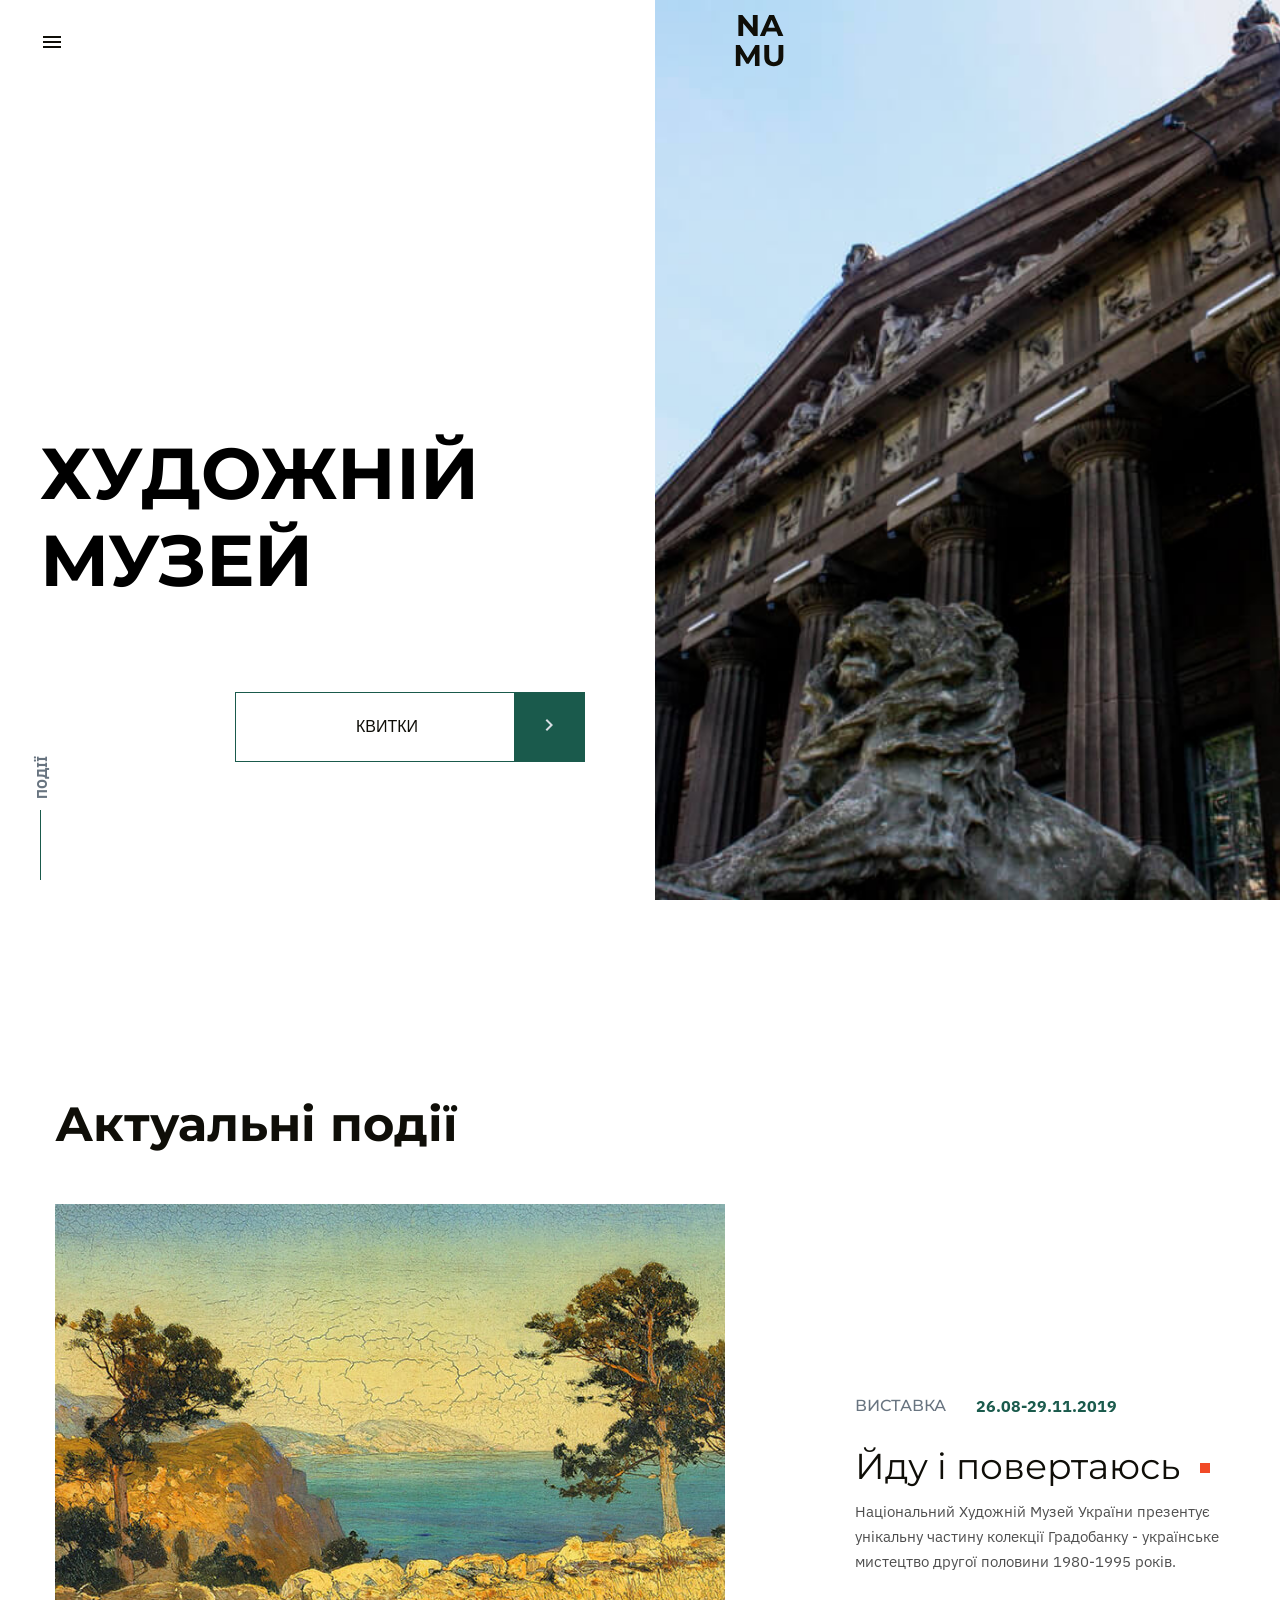
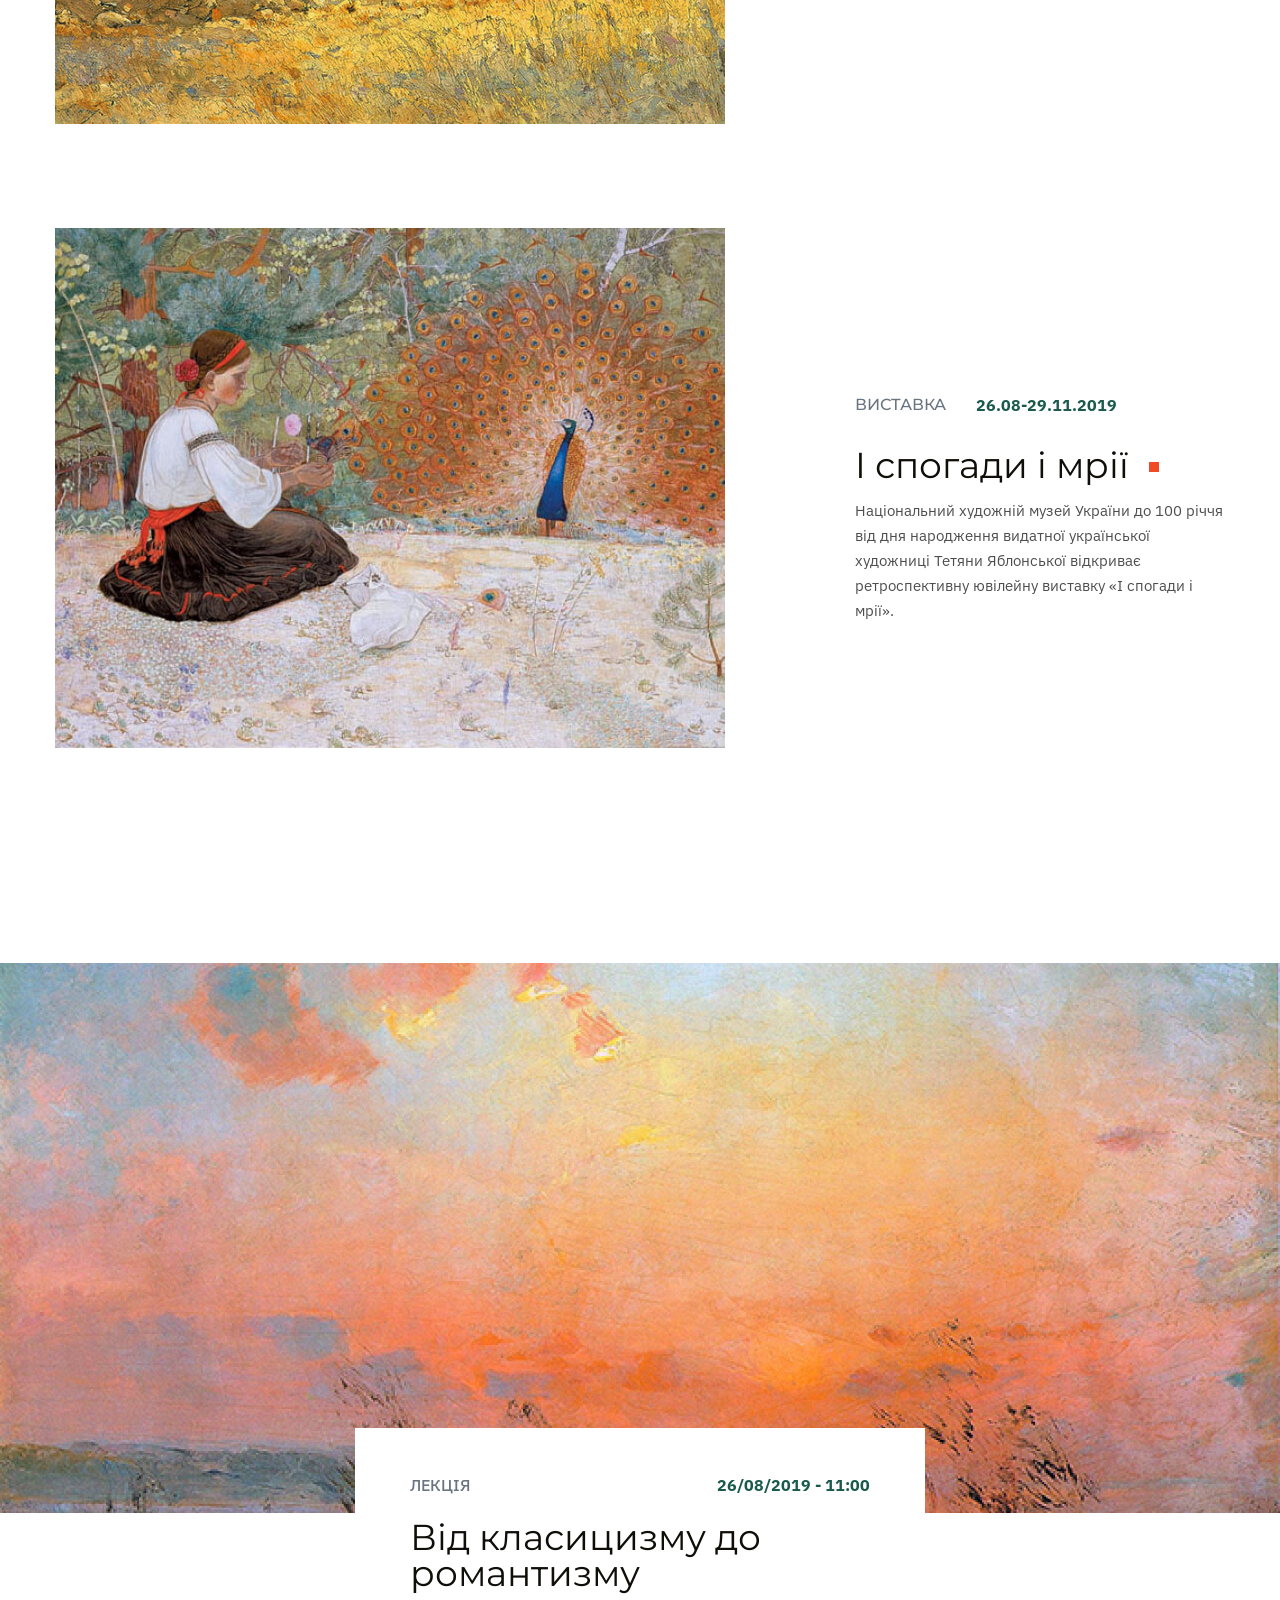
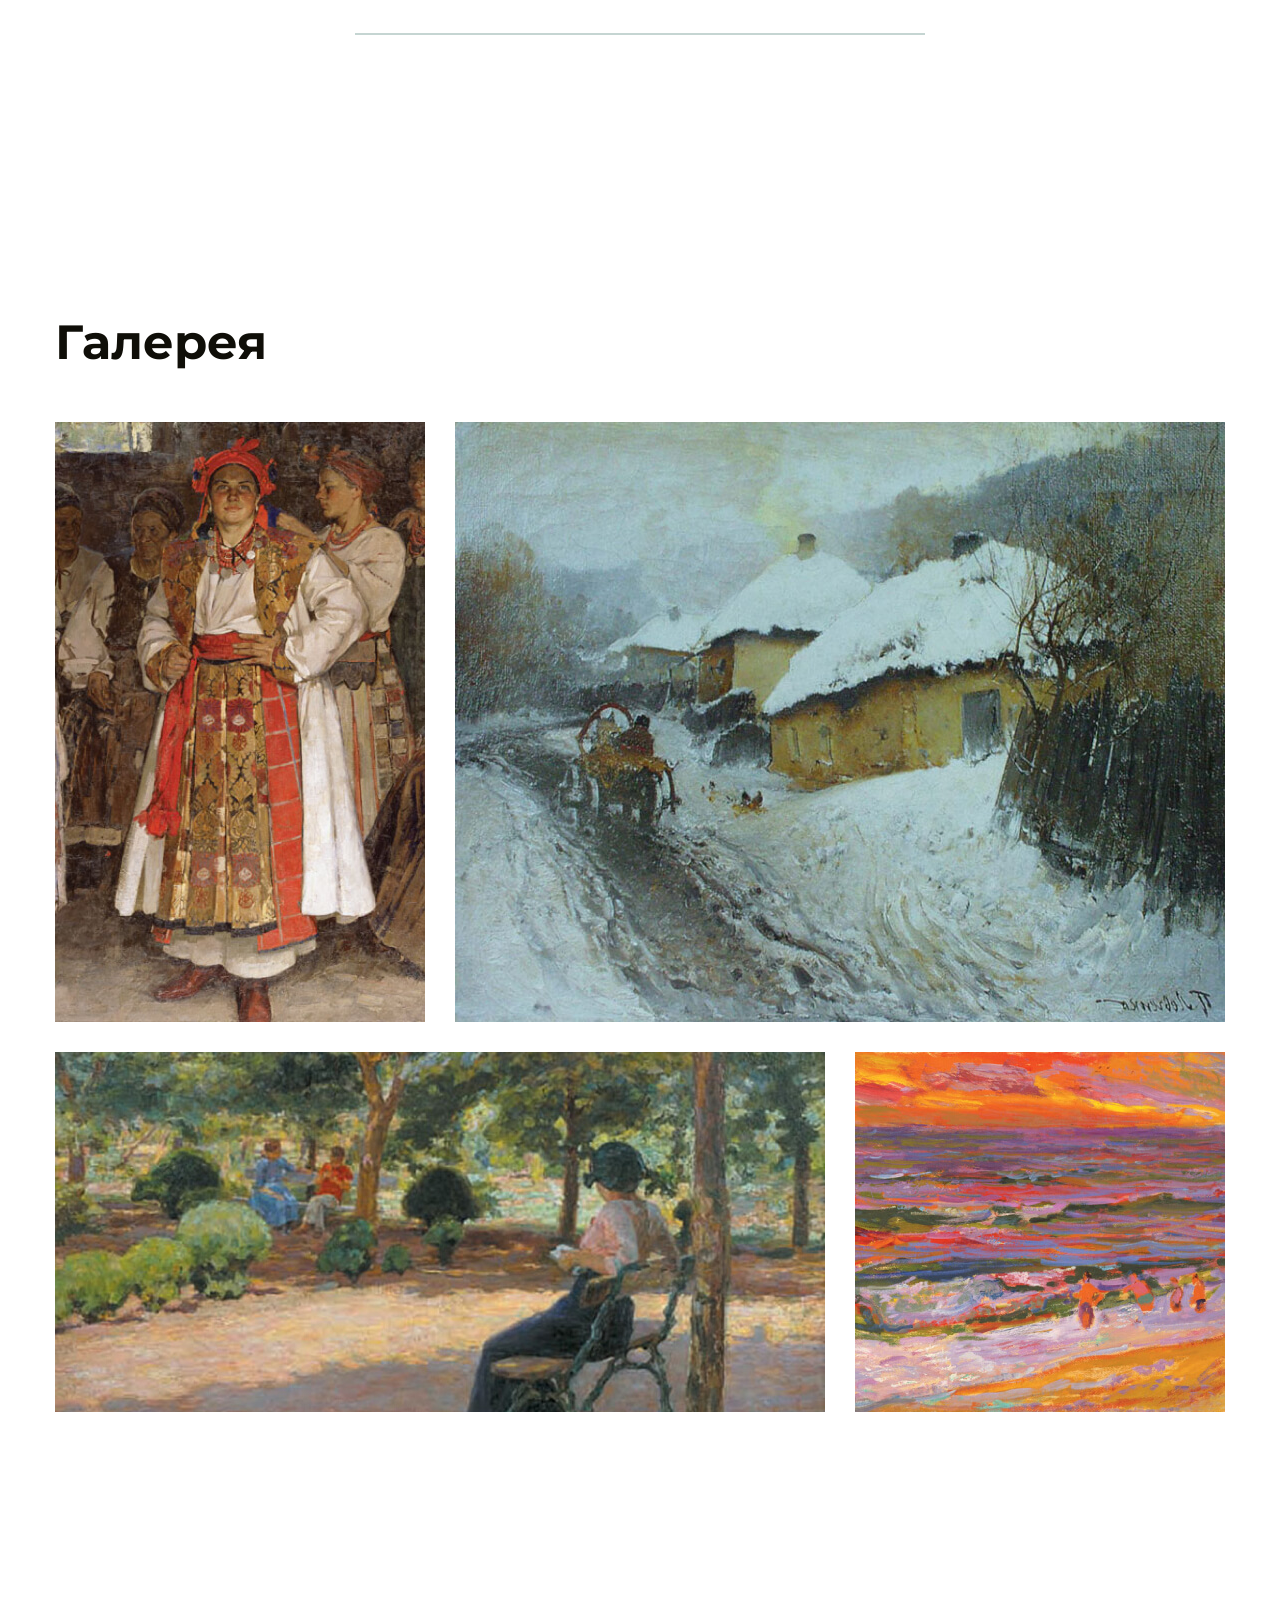
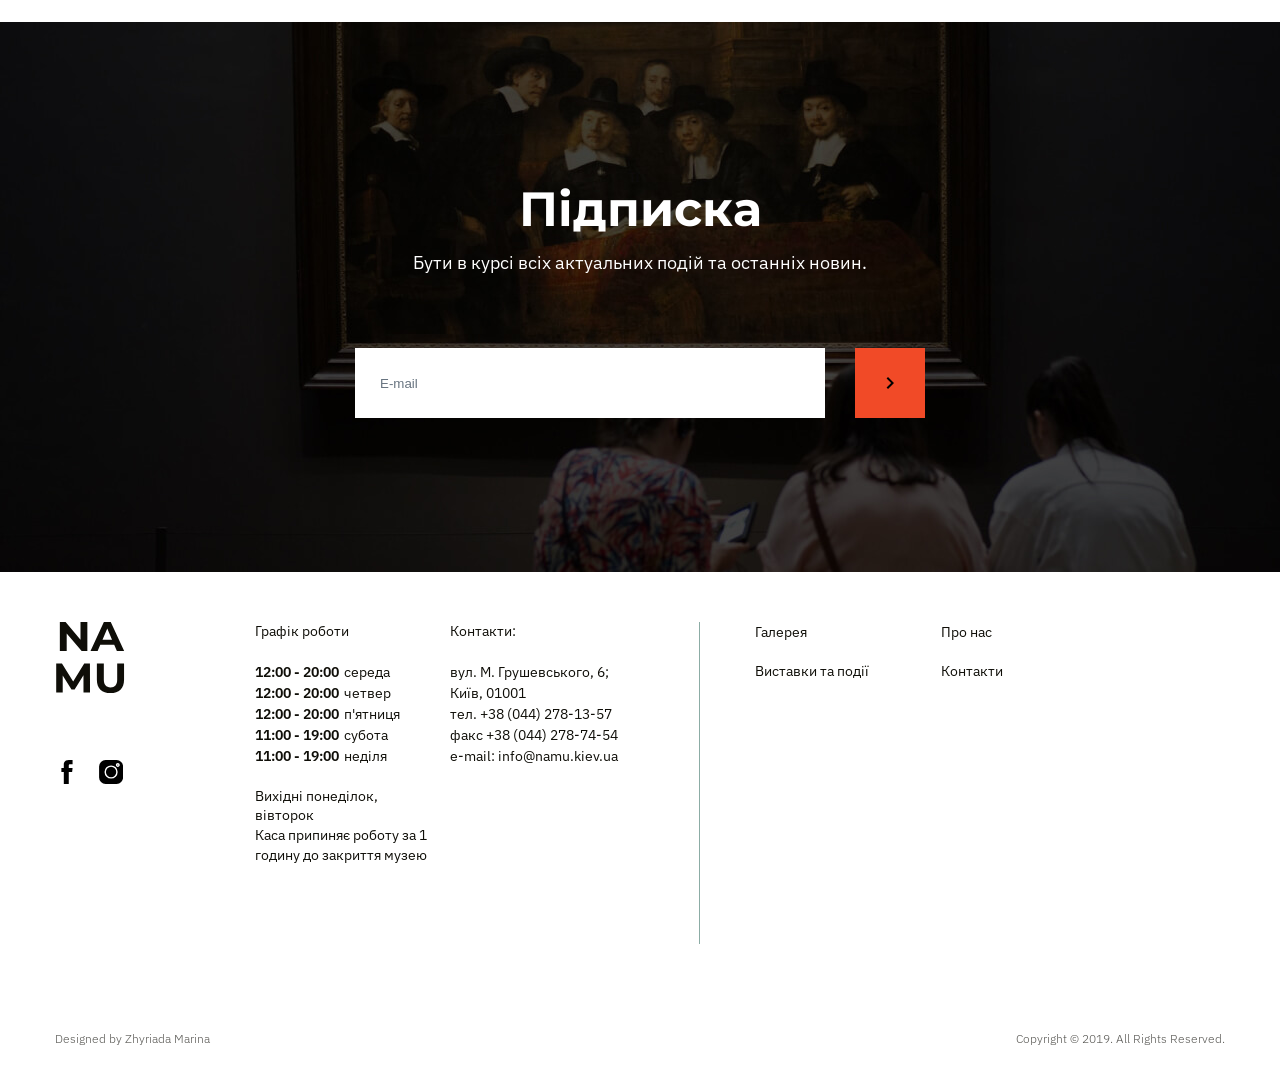
<file: index.html>
<!doctype html><html lang="en"><head><meta charset="utf-8"><meta name="viewport" content="width=device-width, initial-scale=1.0"><link rel="icon shortcut" href="museum.75d3fd2a.png" type="image-icon"><title>Museum</title><link rel="stylesheet" href="index.27043ab5.css"><link rel="preconnect" href="https://fonts.googleapis.com"><link rel="preconnect" href="https://fonts.gstatic.com" crossorigin><link rel="stylesheet" href="https://cdn.jsdelivr.net/npm/swiper@11/swiper-bundle.min.css"><script src="https://cdn.jsdelivr.net/npm/swiper@11/swiper-bundle.min.js"></script><link href="https://fonts.googleapis.com/css2?family=IBM+Plex+Sans:wght@400;500&family=Montserrat:wght@100..900&display=swap" rel="stylesheet"></head><body>  <header id="header" class="header"> <div class="header__content"> <div class="header__bottom"> <div class="container"> <div class="header__bottom-content"> <h1 class="header__title">ХУДОЖНІЙ МУЗЕЙ</h1> <button class="header__button"> КВИТКИ </button> <div class="header__info"> <a href="#event" class="header__info-desc">події</a> <div class="header__info-line"></div> </div> </div> </div> </div> <div class="header__wrapper"> <div class="container"> <div class="header__top"> <a aria-label="menu open button" href="#menu" class="header__icon icon icon-menu--open"></a> <a aria-label="logo" href="#header" class="header__logo"><img loading="lazy" src="logo.b680cd26.svg" alt></a> </div> </div> </div> </div> <aside id="menu" class="menu"> <div class="menu__wrapper"> <div class="container menu__content"> <div class="menu__nav"> <a href="#" class="icon icon-menu--close menu__icon"></a> <ul class="menu__list"> <div class="menu__items"> <li class="menu__item"><a href="#gallery" class="menu__item--link">Галерея</a></li> <li class="menu__item"><a href="#event" class="menu__item--link">Виставки та події</a></li> </div> <div class="menu__items"> <li class="menu__item"><a href="#subscribe" class="menu__item--link">Про нас</a></li> <li class="menu__item"><a href="#contact" class="menu__item--link">Контакти</a></li> </div> </ul> </div> <div class="menu__schedule"> <h4 class="menu__schedule-title">Графік роботи</h4> <div class="menu__schedule-wrapper"> <div class="menu__schedule-days"> <div class="menu__schedule-day"> <p class="menu__schedule-time">12:00 - 20:00 </p> <p class="menu__schedule-name">середа</p> </div> <div class="menu__schedule-day"> <p class="menu__schedule-time">12:00 - 20:00</p> <p class="menu__schedule-name">четвер</p> </div> <div class="menu__schedule-day"> <p class="menu__schedule-time">12:00 - 20:00</p> <p class="menu__schedule-name">п'ятниця</p> </div> <div class="menu__schedule-day"> <p class="menu__schedule-time">11:00 - 19:00</p> <p class="menu__schedule-name">субота</p> </div> <div class="menu__schedule-day"> <p class="menu__schedule-time">11:00 - 19:00</p> <p class="menu__schedule-name">неділя</p> </div> </div> <p class="menu__schedule-day-off"><span>Вихідні:</span> понеділок, вівторок<br>Каса припиняє роботу за 1 годину до закриття музею </p> </div> </div> </div> </div> </aside> </header> <main class="main"> <section id="event" class="event"> <div class="container"> <h2 class="event__title">Актуальні події</h2> <div class="event__wrapper"> <article class="event__item"> <img loading="lazy" src="01.e585c38c.jpg" alt class="event__img loading=" lazy""> <div class="event__content"> <div class="event__header"> <h4 class="event__desc">ВИСТАВКА</h4> <p class="event__date">26.08-29.11.2019</p> </div> <h3 class="event__label">Йду i повертаюсь</h3> <p class="event__text">Національний Художній Музей України презентує унікальну частину колекції Градобанку - українське мистецтво другої половини 1980-1995 років.</p> </div> </article> <article class="event__item"> <img loading="lazy" src="02.4356b46c.jpg" alt class="event__img loading=" lazy""> <div class="event__content"> <div class="event__header"> <h4 class="event__desc">ВИСТАВКА</h4> <p class="event__date">26.08-29.11.2019</p> </div> <h3 class="event__label">I спогади i мрії</h3> <p class="event__text">Національний художній музей України до 100 річчя від дня народження видатної української художниці Тетяни Яблонської відкриває ретроспективну ювілейну виставку «І спогади i мрії».</p> </div> </article> </div> </div> </section> <section class="lection"> <div class="lection__wrapper"> <img loading="lazy" src="01.2f5274fd.jpg" alt class="lection__img"> <img loading="lazy" src="01-desktop.c9ba52e6.jpg" alt class="lection__img--desktop"> <div class="container"> <img loading="lazy" src="01.2f5274fd.jpg" alt class="lection__img--tablet"> <div class="lection__content"> <div class="lection__header"> <h4 class="lection__desc">ЛЕКЦІЯ</h4> <p class="lection__date">26/08/2019 - 11:00</p> </div> <h3 class="lection__label">Від класицизму до романтизму</h3> </div> </div> </div> </section> <section id="gallery" class="gallery"> <div class="container"> <h2 class="gallery__title">Галерея</h2>  <div class="gallery__wrapper"> <article class="gallery__item"> <div class="gallery__photos"> <a href="#" class="gallery__link gallery__link--square"> <img loading="lazy" src="01.18eac117.jpg" alt="gallery1" class="gallery__photo"> </a> <a href="#" class="gallery__link gallery__link--wide"> <img loading="lazy" src="02.10ffaeca.jpg" alt="gallery2" class="gallery__photo"> </a> </div> </article> <article class="gallery__item"> <div class="gallery__photos"> <a href="#" class="gallery__link gallery__link--wide"> <img loading="lazy" src="03.91e2a33d.jpg" alt="gallery3" class="gallery__photo"> </a> <a href="#" class="gallery__link gallery__link--square"> <img loading="lazy" src="04.730aefcb.jpg" alt="gallery4" class="gallery__photo"> </a> </div> </article> </div>  <div class="swiper">  <div class="swiper-wrapper">  <div class="swiper-slide"><img loading="lazy" src="01.faf2ecbc.jpg" alt class="swiper-img swiper-img-01"> </div> <div class="swiper-slide"><img loading="lazy" src="02.e321178e.jpg" alt class="swiper-img swiper-img-01"> </div> <div class="swiper-slide"><img loading="lazy" src="03.faf2ecbc.jpg" alt class="swiper-img swiper-img-01"> </div> ... </div>  <div class="swiper-pagination"></div>   </div> </div> </section> <section id="subscribe" class="subscribe"> <div class="subscribe__bg"> <div class="container"> <div class="subscribe__content"> <h2 class="subscribe__title">Підписка</h2> <p class="subscribe__desc">Бути в курсі всіх актуальних подій та останніх новин.</p> <form class="subscribe__form" action="#"> <input required class="subscribe__input" type="email" placeholder="E-mail"> <button aria-label="subscribe arrow" type="submit" value="Submit" class="subscribe__button-arrow"><img loading="lazy" src="arrow.2081132d.svg" alt></button> </form> </div> </div> </div> </section> <footer id="contact" class="footer"> <div class="container"> <div class="footer__wrapper"> <div class="footer__top"> <a aria-label="logo" href="#header" class="footer__logo"><img loading="lazy" src="logo.b680cd26.svg" alt></a> <div class="footer__icons"> <a aria-label="facebook" href="https://www.facebook.com/?locale=uk_UA" target="_blank" class="footer__icon"><img loading="lazy" src="facebook.9e8c3530.svg" alt></a> <a aria-label="instagram" href="https://www.instagram.com/" target="_blank" class="footer__icon"><img loading="lazy" src="instagram.d65e3833.svg" alt></a> </div> </div> <div class="footer__main"> <div class="footer__flex"> <div class="footer__schedule"> <h4 class="footer__schedule-title">Графік роботи</h4> <div class="footer__schedule-days"> <div class="footer__schedule-day"> <p class="footer__schedule-time">12:00 - 20:00 </p> <p class="footer__schedule-name">середа</p> </div> <div class="footer__schedule-day"> <p class="footer__schedule-time">12:00 - 20:00</p> <p class="footer__schedule-name">четвер</p> </div> <div class="footer__schedule-day"> <p class="footer__schedule-time">12:00 - 20:00</p> <p class="footer__schedule-name">п'ятниця</p> </div> <div class="footer__schedule-day"> <p class="footer__schedule-time">11:00 - 19:00</p> <p class="footer__schedule-name">субота</p> </div> <div class="footer__schedule-day"> <p class="footer__schedule-time">11:00 - 19:00</p> <p class="footer__schedule-name">неділя</p> </div> </div> <p class="footer__main-day-off">Вихідні понеділок, вівторок<br>Каса припиняє роботу за 1 годину до закриття музею </p> </div> <div class="footer__contacts"> <h4 class="footer__contacts-title">Контакти:</h4> <div class="footer__contacts-info"> <a rel="noopener noreferrer" target="_blank" href="https://www.google.com/maps/place/%D0%B2%D1%83%D0%BB%D0%B8%D1%86%D1%8F+%D0%9C%D0%B8%D1%85%D0%B0%D0%B9%D0%BB%D0%B0+%D0%93%D1%80%D1%83%D1%88%D0%B5%D0%B2%D1%81%D1%8C%D0%BA%D0%BE%D0%B3%D0%BE,+6,+%D0%9A%D0%B8%D1%97%D0%B2,+02000/@50.449395,30.5307834,17z/data=!3m1!4b1!4m6!3m5!1s0x40d4ce52445a8315:0x5e30ef474eddac89!8m2!3d50.449395!4d30.5307834!16s%2Fg%2F11l76wtstx?entry=ttu&g_ep=EgoyMDI0MTAyOS4wIKXMDSoASAFQAw%3D%3D"> вул. М. Грушевського, 6; Київ, 01001</a><br> <a href="tel:+38 (044) 278-13-57">тел. +38 (044) 278-13-57</a><br> <a href="tel:+38 (044) 278-74-54">факс +38 (044) 278-74-54</a><br> <a href="mailto:info@namu.kiev.ua">e-mail: info@namu.kiev.ua</a> </div> </div> </div> <a aria-label="to top page button" href="#header" class="footer__btn"><img loading="lazy" src="arrow-top.1c87e81c.svg" alt></a> </div> <nav class="footer__nav"> <ul class="footer__list"> <div class="footer__items"> <li class="footer__item"><a href="#gallery" class="footer__item--link">Галерея</a></li> <li class="footer__item"><a href="#event" class="footer__item--link">Виставки та події</a></li> </div> <div class="footer__items"> <li class="footer__item"><a href="#subscribe" class="footer__item--link">Про нас</a></li> <li class="footer__item"><a href="#contact" class="footer__item--link">Контакти</a></li> </div> </ul> </nav> </div> <div class="footer__desc"> <p class="footer__text">Designed by Zhyriada Marina</p> <p class="footer__text">Copyright © 2019. All Rights Reserved.</p> </div> </div> </footer> </main>  <script src="index.1fee37fc.js"></script> </body></html>
</file>
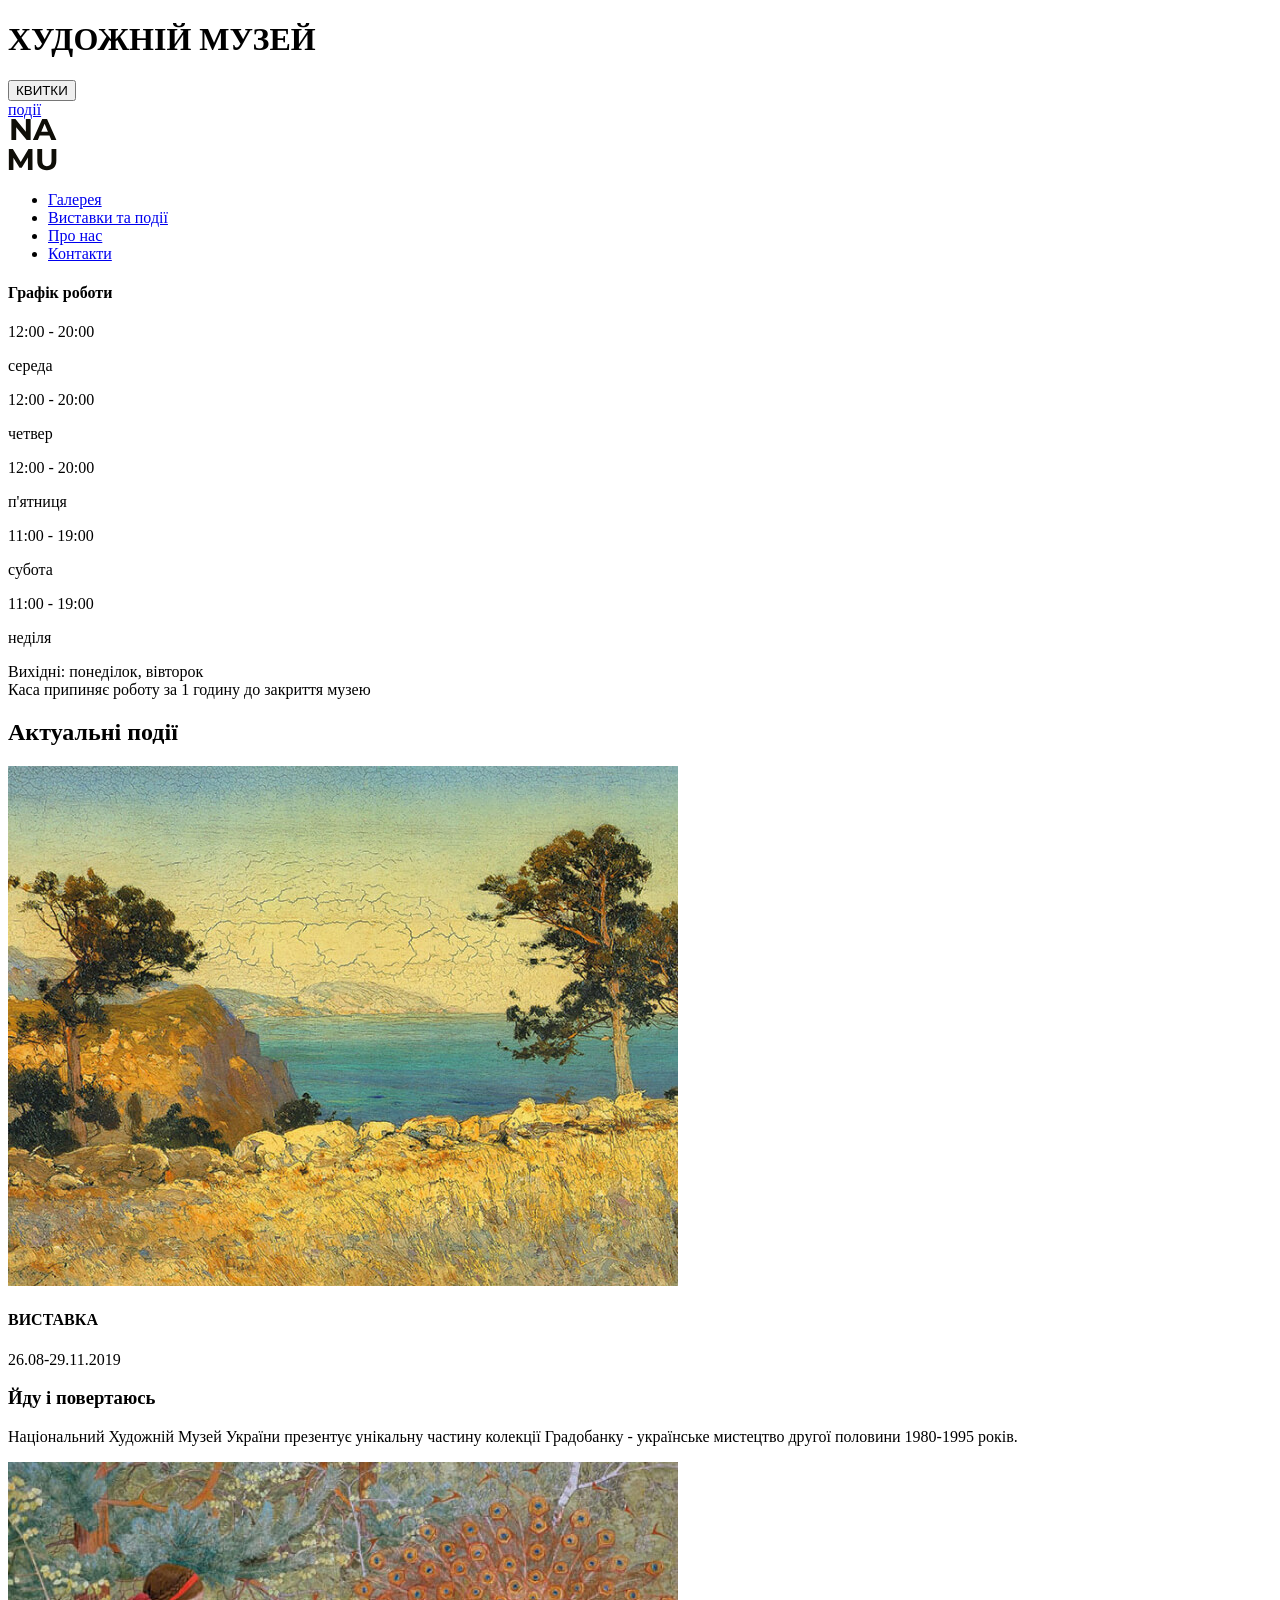
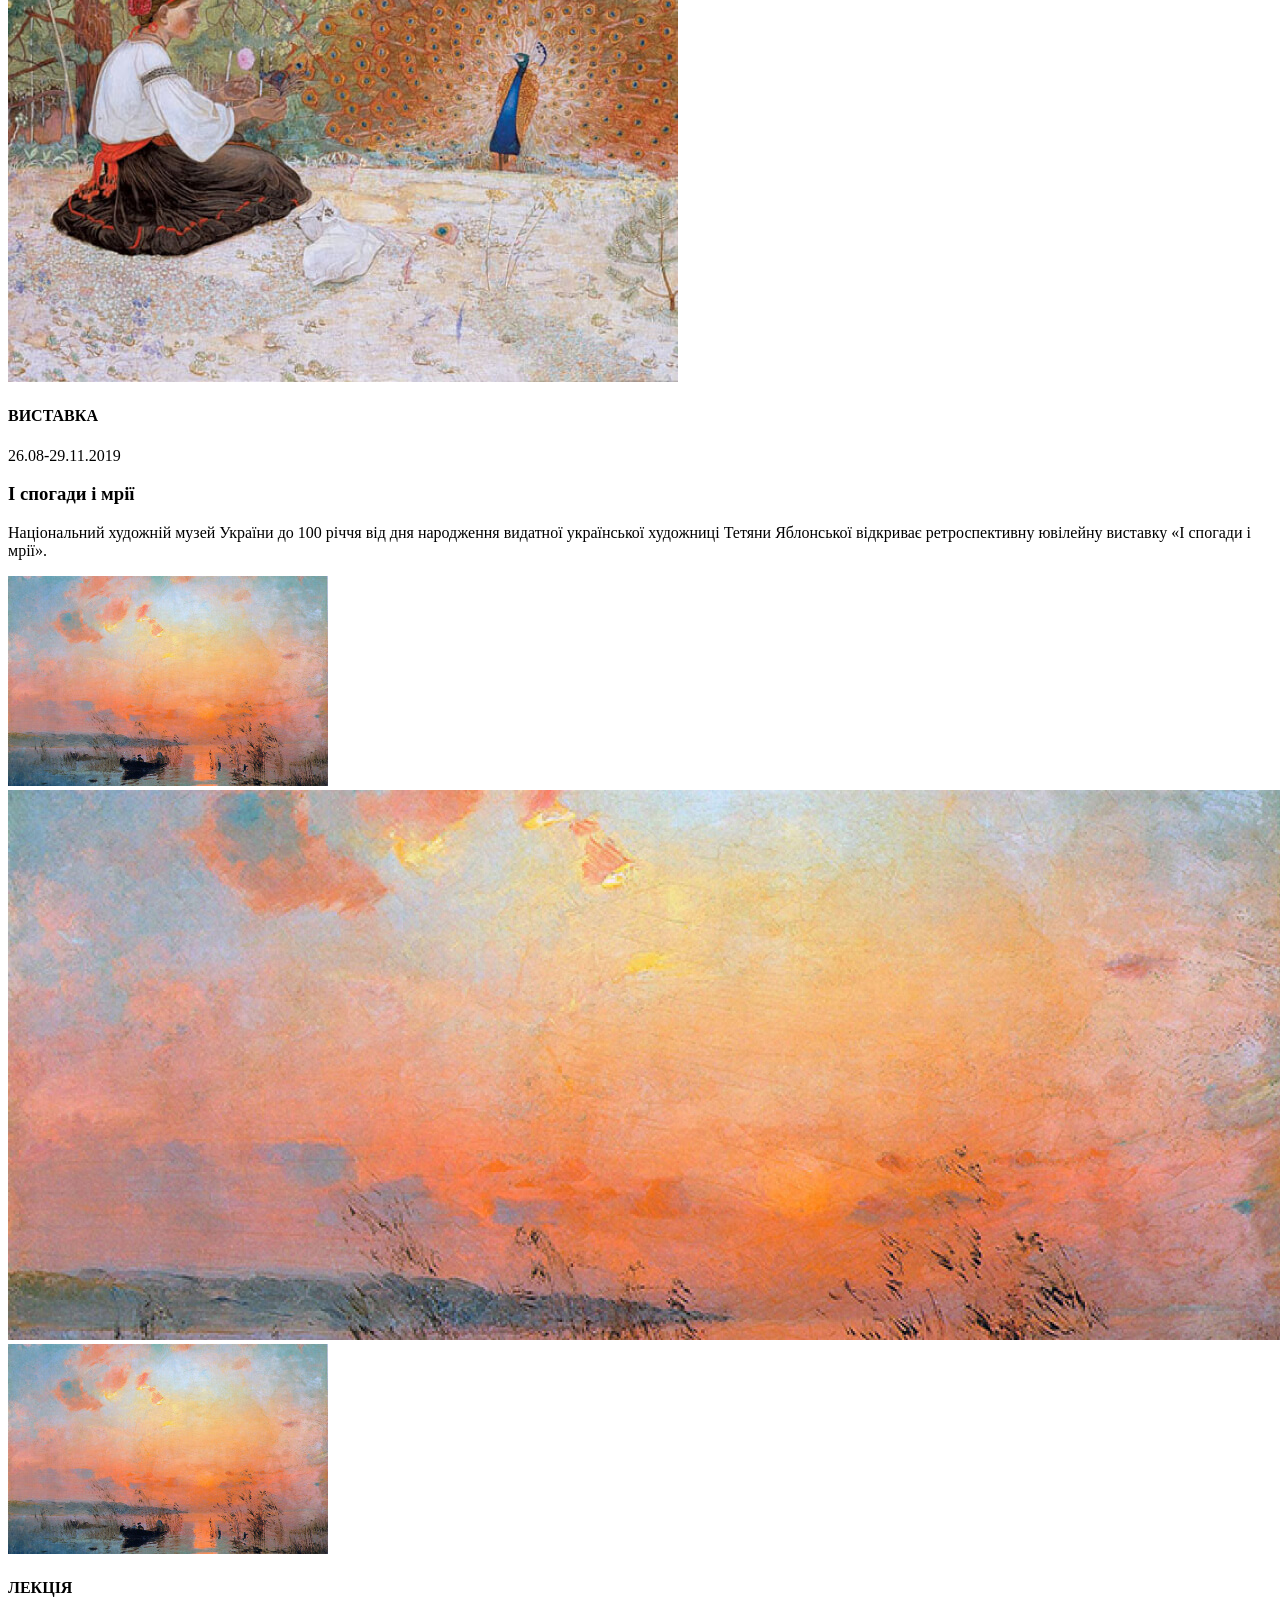
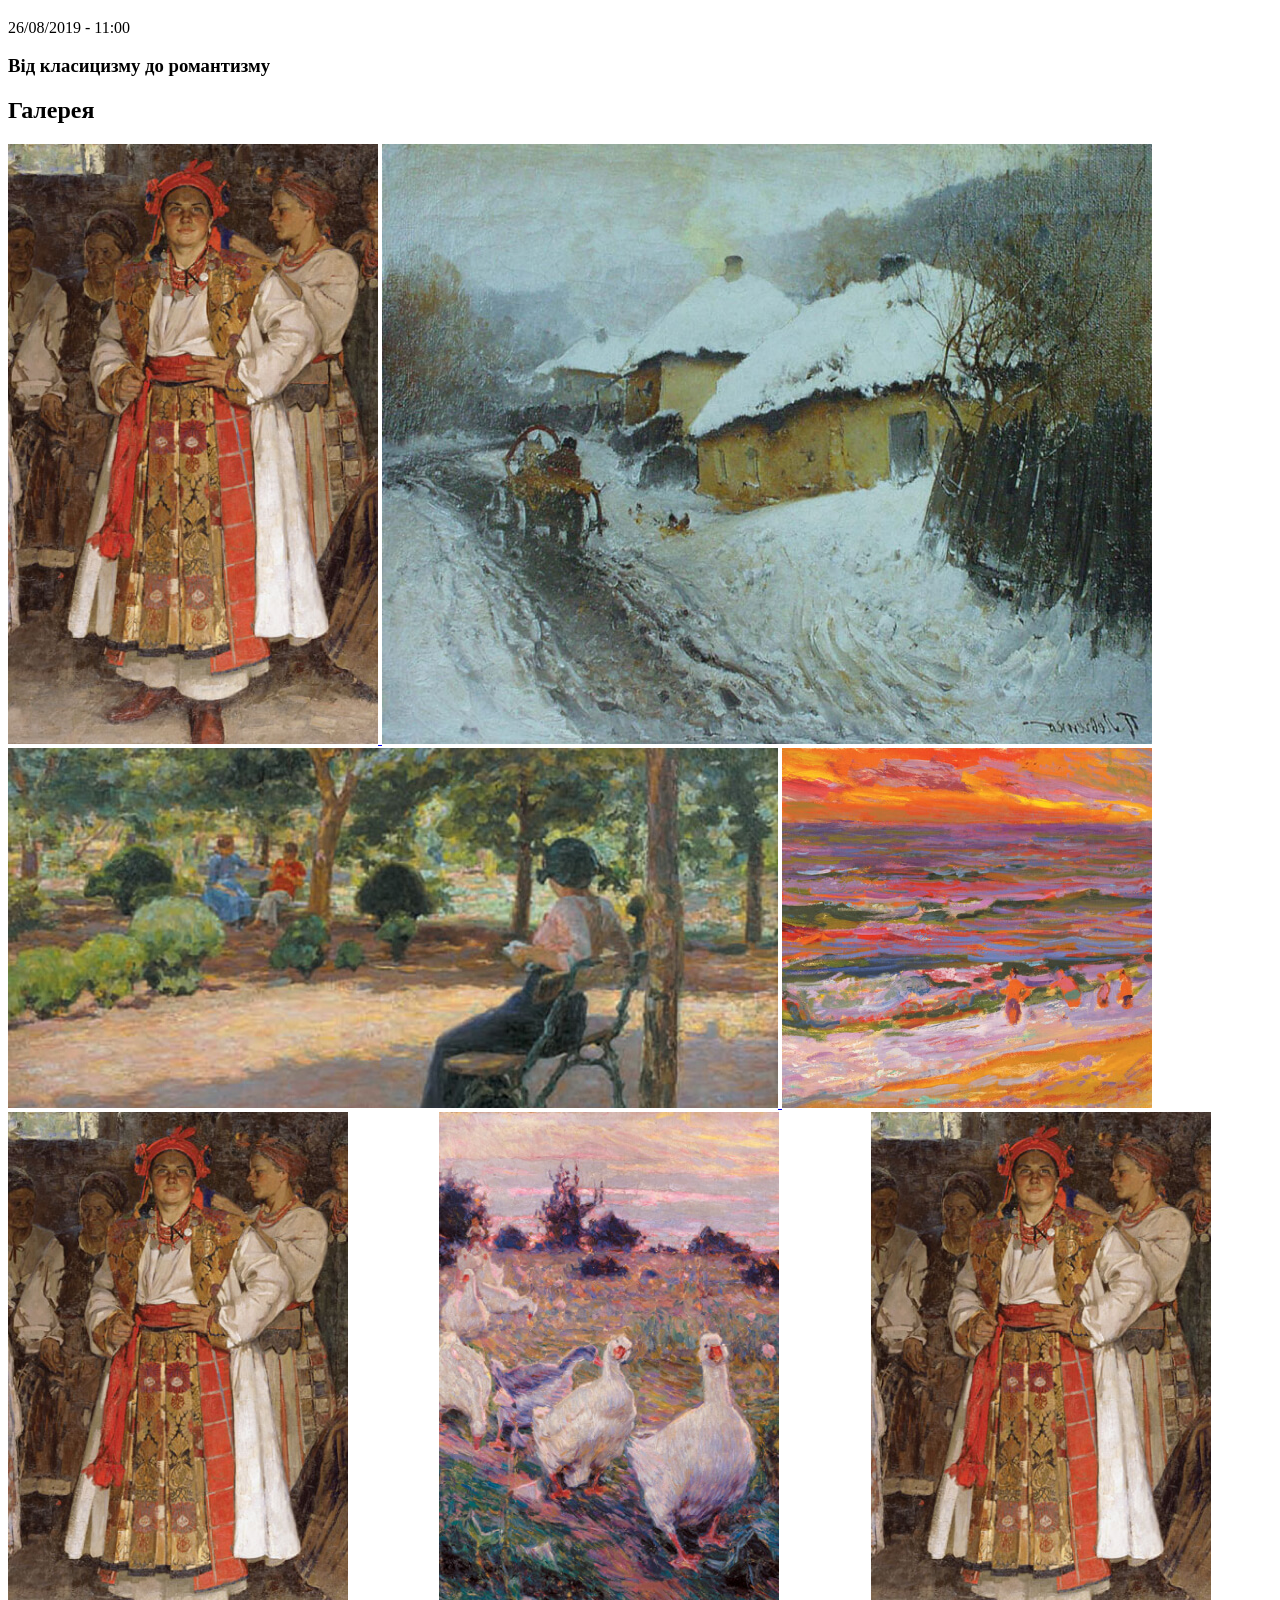
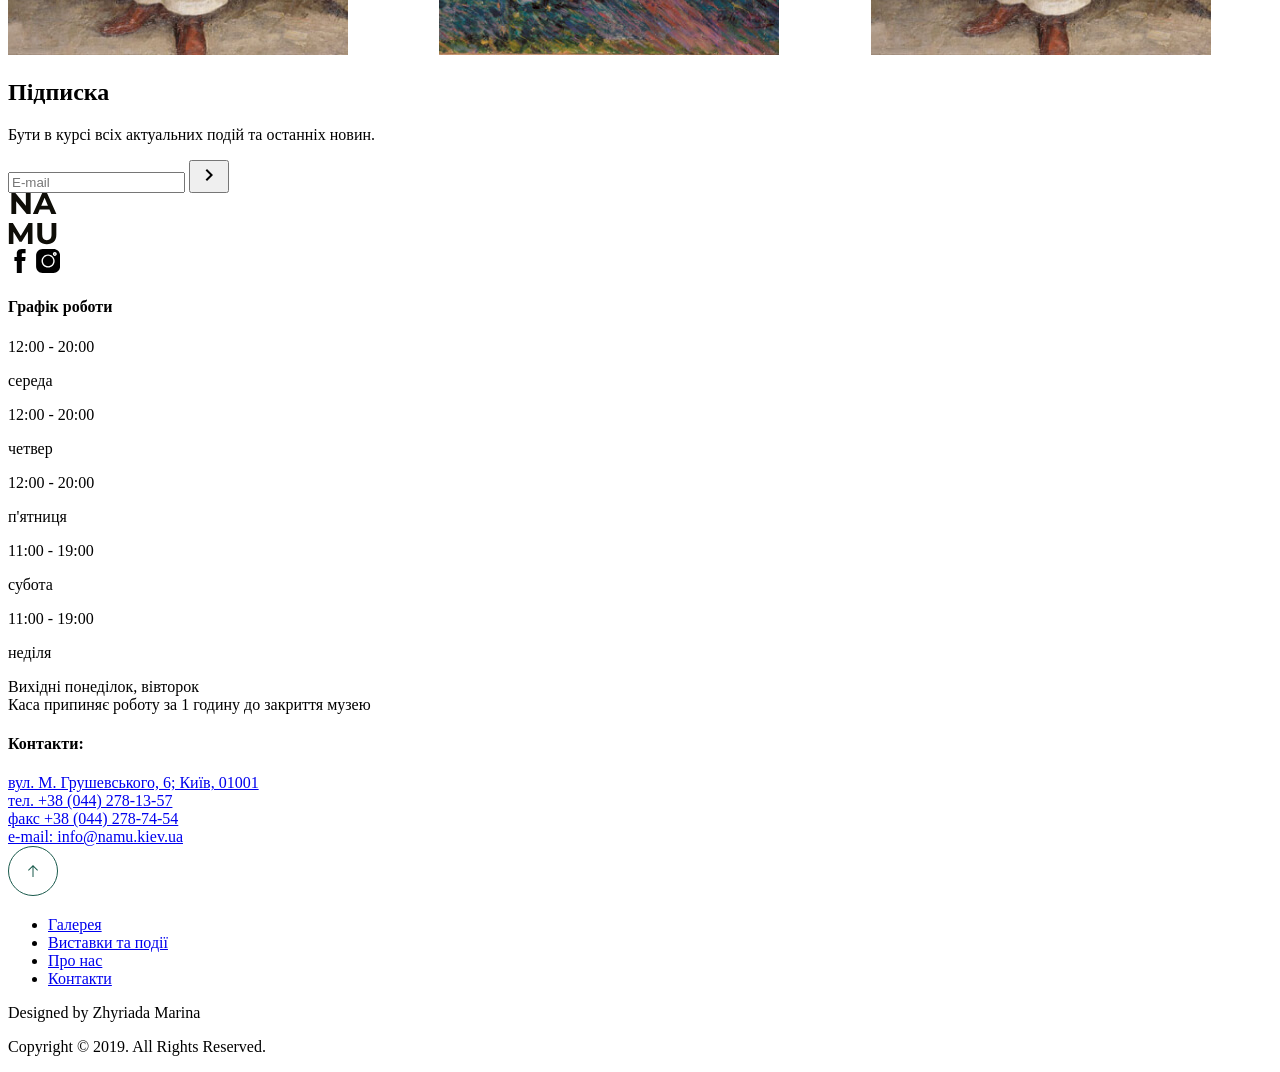
<file: src/index.html>
<!doctype html>
<html lang="en">

<head>
  <meta charset="UTF-8" />
  <meta name="viewport" content="width=device-width, initial-scale=1.0" />
  <link rel="shortcut icon" href="/src/images/museum.png" type="image-icon">
  <title>Museum</title>
  <link rel="stylesheet" href="./styles/main.scss" />
  <link rel="preconnect" href="https://fonts.googleapis.com">
  <link rel="preconnect" href="https://fonts.gstatic.com" crossorigin>
  <link rel="stylesheet" href="https://cdn.jsdelivr.net/npm/swiper@11/swiper-bundle.min.css" />

  <script src="https://cdn.jsdelivr.net/npm/swiper@11/swiper-bundle.min.js"></script>
  <link
    href="https://fonts.googleapis.com/css2?family=IBM+Plex+Sans:wght@400;500&family=Montserrat:wght@100..900&display=swap"
    rel="stylesheet">
</head>

<body>
  <!-- <div class="overlay"> -->
  <header id="header" class="header">
    <div class="header__content ">

      <div class="header__bottom">
        <div class="container">
          <div class="header__bottom-content">
            <h1 class="header__title">ХУДОЖНІЙ МУЗЕЙ</h1>
            <button class="header__button">
              КВИТКИ
            </button>
            <div class="header__info">
              <a href="#event" class="header__info-desc">події</a>
              <div class="header__info-line"></div>
            </div>
          </div>
        </div>
      </div>

      <div class="header__wrapper">
        <div class="container">
          <div class="header__top">
            <a aria-label="menu open button" href="#menu" class="header__icon icon icon-menu--open"></a>
            <a aria-label="logo" href="#header" class="header__logo"><img loading="lazy" src="/src/images/logo.svg"
                alt=""></a>
          </div>
        </div>
      </div>

    </div>

    <aside id="menu" class="menu ">
      <div class="menu__wrapper">
        <div class="container menu__content">

          <div class="menu__nav">
            <a href="#" class="menu__icon icon icon-menu--close"></a>
            <ul class="menu__list">
              <div class="menu__items">
                <li class="menu__item"><a href="#gallery" class="menu__item--link">Галерея</a></li>
                <li class="menu__item"><a href="#event" class="menu__item--link">Виставки та події</a></li>
              </div>
              <div class="menu__items">
                <li class="menu__item"><a href="#subscribe" class="menu__item--link">Про нас</a></li>
                <li class="menu__item"><a href="#contact" class="menu__item--link">Контакти</a></li>
              </div>
            </ul>
          </div>

          <div class="menu__schedule">
            <h4 class="menu__schedule-title">Графік роботи</h4>
            <div class="menu__schedule-wrapper">
              <div class="menu__schedule-days">

                <div class="menu__schedule-day">
                  <p class="menu__schedule-time">12:00 - 20:00 </p>
                  <p class="menu__schedule-name">середа</p>
                </div>
                <div class="menu__schedule-day">
                  <p class="menu__schedule-time">12:00 - 20:00</p>
                  <p class="menu__schedule-name">четвер</p>
                </div>
                <div class="menu__schedule-day">
                  <p class="menu__schedule-time">12:00 - 20:00</p>
                  <p class="menu__schedule-name">п'ятниця</p>
                </div>
                <div class="menu__schedule-day">
                  <p class="menu__schedule-time">11:00 - 19:00</p>
                  <p class="menu__schedule-name">субота</p>
                </div>
                <div class="menu__schedule-day">
                  <p class="menu__schedule-time">11:00 - 19:00</p>
                  <p class="menu__schedule-name">неділя</p>
                </div>

              </div>
              <p class="menu__schedule-day-off"><span>Вихідні:</span> понеділок, вівторок</br>Каса припиняє роботу за
                1
                годину до
                закриття
                музею
              </p>
            </div>
          </div>

        </div>
      </div>

    </aside>
  </header>

  <main class="main">

    <section id="event" class="event">
      <div class="container">
        <h2 class="event__title">Актуальні події</h2>

        <div class="event__wrapper">

          <article class="event__item">
            <img loading="lazy" src="/src/images/events/01.jpg" alt="" class="event__img loading=" lazy"">
            <div class="event__content">
              <div class="event__header">
                <h4 class="event__desc ">ВИСТАВКА</h4>
                <p class="event__date ">26.08-29.11.2019</p>
              </div>
              <h3 class="event__label">Йду i повертаюсь</h3>
              <p class="event__text">Національний Художній Музей України презентує унікальну частину колекції
                Градобанку
                -
                українське мистецтво другої
                половини 1980-1995 років.</p>
            </div>
          </article>

          <article class="event__item">
            <img loading="lazy" src="/src/images/events/02.jpg" alt="" class="event__img loading=" lazy"">
            <div class="event__content">
              <div class="event__header">
                <h4 class="event__desc">ВИСТАВКА</h4>
                <p class="event__date">26.08-29.11.2019</p>
              </div>
              <h3 class="event__label">I спогади i мрії</h3>
              <p class="event__text">Національний художній музей України до 100 річчя від дня народження видатної
                української художниці Тетяни Яблонської
                відкриває ретроспективну ювілейну виставку «І спогади i мрії».</p>
            </div>
          </article>

        </div>
      </div>
    </section>

    <section class="lection">
      <div class="lection__wrapper">
        <img loading="lazy" src="/src/images/lection/01.jpg" alt="" class="lection__img" loading=" lazy">
        <img loading="lazy" src="/src/images/lection/01-desktop.jpg" alt="" class="lection__img--desktop"
          loading="lazy">
        <div class="container">
          <img loading="lazy" src="/src/images/lection/01.jpg" alt="" class="lection__img--tablet" loading=" lazy">
          <div class="lection__content">
            <div class="lection__header">
              <h4 class="lection__desc">ЛЕКЦІЯ</h4>
              <p class="lection__date">26/08/2019 - 11:00</p>
            </div>
            <h3 class="lection__label">Від класицизму до романтизму</h3>
          </div>
        </div>
      </div>
    </section>

    <section id="gallery" class="gallery">
      <div class="container">
        <h2 class="gallery__title">Галерея</h2>

        <!-- gallery for desktop -->
        <div class="gallery__wrapper">
          <article class="gallery__item">
            <div class="gallery__photos">
              <a href="#" class="gallery__link gallery__link--square">
                <img loading="lazy" src="/src/images/gallery/gallery-desktop/01.jpg" alt="gallery1"
                  class="gallery__photo" />
              </a>
              <a href="#" class="gallery__link gallery__link--wide">
                <img loading="lazy" src="/src/images/gallery/gallery-desktop/02.jpg" alt="gallery2"
                  class="gallery__photo" />
              </a>
            </div>
          </article>

          <article class="gallery__item">
            <div class="gallery__photos">
              <a href="#" class="gallery__link gallery__link--wide">
                <img loading="lazy" src="/src/images/gallery/gallery-desktop/03.jpg" alt="gallery3"
                  class="gallery__photo" />
              </a>
              <a href="#" class="gallery__link gallery__link--square">
                <img loading="lazy" src="/src/images/gallery/gallery-desktop/04.jpg" alt="gallery4"
                  class="gallery__photo" />
              </a>
            </div>
          </article>
        </div>

        <!-- Slider main container -->
        <div class="swiper">
          <!-- Additional required wrapper -->
          <div class="swiper-wrapper">
            <!-- Slides -->
            <div class="swiper-slide"><img loading="lazy" src="/src/images/gallery/01.jpg" alt=""
                class="swiper-img swiper-img-01">
            </div>
            <div class="swiper-slide"><img loading="lazy" src="/src/images/gallery/02.jpg" alt=""
                class="swiper-img swiper-img-01">
            </div>
            <div class="swiper-slide"><img loading="lazy" src="/src/images/gallery/03.jpg" alt=""
                class="swiper-img swiper-img-01">
            </div>
            ...
          </div>
          <!-- If we need pagination -->
          <div class="swiper-pagination"></div>

          <!-- If we need scrollbar -->
          <!-- <div class="swiper-scrollbar"></div> -->
        </div>



      </div>
    </section>

    <section id="subscribe" class="subscribe">
      <div class="subscribe__bg">
        <div class="container">
          <div class="subscribe__content">
            <h2 class="subscribe__title">Підписка</h2>
            <p class="subscribe__desc">Бути в курсі всіх актуальних подій та останніх новин.</p>
            <form class="subscribe__form" action="#">
              <input required class="subscribe__input" type="email" placeholder="E-mail">
              <button aria-label="subscribe arrow" type="submit" value="Submit" class="subscribe__button-arrow"><img
                  loading="lazy" src="/src/images/subscribe/arrow.svg" alt=""></button>
            </form>
          </div>
        </div>
      </div>
    </section>

    <footer id="contact" class="footer">
      <div class="container">
        <div class="footer__wrapper">
          <div class="footer__top">
            <a aria-label="logo" href="#header" class="footer__logo"><img loading="lazy" src="/src/images/logo.svg"
                alt=""></a>
            <div class="footer__icons">
              <a aria-label="facebook" href="https://www.facebook.com/?locale=uk_UA" target="_blank"
                class="footer__icon"><img loading="lazy" src="/src/images/footer/facebook.svg" alt=""></a>
              <a aria-label="instagram" href="https://www.instagram.com/" target="_blank" class="footer__icon"><img
                  loading="lazy" src="/src/images/footer/instagram.svg" alt=""></a>
            </div>
          </div>

          <div class="footer__main">
            <div class="footer__flex">
              <div class="footer__schedule">
                <h4 class="footer__schedule-title">Графік роботи</h4>
                <div class="footer__schedule-days">

                  <div class="footer__schedule-day">
                    <p class="footer__schedule-time">12:00 - 20:00 </p>
                    <p class="footer__schedule-name">середа</p>
                  </div>
                  <div class="footer__schedule-day">
                    <p class="footer__schedule-time">12:00 - 20:00</p>
                    <p class="footer__schedule-name">четвер</p>
                  </div>
                  <div class="footer__schedule-day">
                    <p class="footer__schedule-time">12:00 - 20:00</p>
                    <p class="footer__schedule-name">п'ятниця</p>
                  </div>
                  <div class="footer__schedule-day">
                    <p class="footer__schedule-time">11:00 - 19:00</p>
                    <p class="footer__schedule-name">субота</p>
                  </div>
                  <div class="footer__schedule-day">
                    <p class="footer__schedule-time">11:00 - 19:00</p>
                    <p class="footer__schedule-name">неділя</p>
                  </div>

                </div>
                <p class="footer__main-day-off">Вихідні понеділок, вівторок</br>Каса припиняє роботу за 1 годину до
                  закриття
                  музею
                </p>
              </div>

              <div class="footer__contacts">
                <h4 class="footer__contacts-title">Контакти:</h4>
                <div class="footer__contacts-info">
                  <a rel="noopener noreferrer" target="_blank"
                    href="https://www.google.com/maps/place/%D0%B2%D1%83%D0%BB%D0%B8%D1%86%D1%8F+%D0%9C%D0%B8%D1%85%D0%B0%D0%B9%D0%BB%D0%B0+%D0%93%D1%80%D1%83%D1%88%D0%B5%D0%B2%D1%81%D1%8C%D0%BA%D0%BE%D0%B3%D0%BE,+6,+%D0%9A%D0%B8%D1%97%D0%B2,+02000/@50.449395,30.5307834,17z/data=!3m1!4b1!4m6!3m5!1s0x40d4ce52445a8315:0x5e30ef474eddac89!8m2!3d50.449395!4d30.5307834!16s%2Fg%2F11l76wtstx?entry=ttu&g_ep=EgoyMDI0MTAyOS4wIKXMDSoASAFQAw%3D%3D">
                    вул. М. Грушевського, 6; Київ, 01001</a></br>
                  <a href="tel:+38 (044) 278-13-57">тел. +38 (044) 278-13-57</a></br>
                  <a href="tel:+38 (044) 278-74-54">факс +38 (044) 278-74-54</a></br>
                  <a href="mailto:info@namu.kiev.ua">e-mail: info@namu.kiev.ua</a>
                </div>
              </div>
            </div>

            <a aria-label="to top page button" href="#header" class="footer__btn"><img loading="lazy"
                src="/src/images/footer/arrow-top.svg" alt=""></a>
          </div>

          <nav class="footer__nav">
            <ul class="footer__list">
              <div class="footer__items">
                <li class="footer__item"><a href="#gallery" class="footer__item--link">Галерея</a></li>
                <li class="footer__item"><a href="#event" class="footer__item--link">Виставки та події</a></li>
              </div>
              <div class="footer__items">
                <li class="footer__item"><a href="#subscribe" class="footer__item--link">Про нас</a></li>
                <li class="footer__item"><a href="#contact" class="footer__item--link">Контакти</a></li>
              </div>

            </ul>
          </nav>

        </div>

        <div class="footer__desc">
          <p class="footer__text">Designed by Zhyriada Marina</p>
          <p class="footer__text">Copyright © 2019. All Rights Reserved.</p>
        </div>

      </div>
    </footer>


  </main>
  <!-- </div> -->
  <script src="scripts/main.js"></script>
</body>

</html>
</file>
<file: index.27043ab5.css>
h1{font-family:Roboto,sans-serif;font-weight:400}@font-face{font-family:Roboto,Arial,Helvetica,sans-serif;src:url(Roboto-Regular-webfont.55e67705.woff)format("woff");font-weight:400;font-style:normal}.container{max-width:1170px;margin:0 auto;padding:0 20px}@media (min-width:640px){.container{padding:0 40px}}.header{scroll-behavior:smooth;padding-bottom:70px;position:relative}@media (min-width:640px){.header{padding-bottom:90px}}@media (min-width:1280px){.header{padding-bottom:200px}}.header__content{-ms-flex-direction:column-reverse;flex-direction:column-reverse;display:-ms-flexbox;display:flex}@media (min-width:640px){.header__content{grid-template-columns:repeat(6,1fr);-ms-flex-align:center;align-items:center;column-gap:30px;display:grid}}.header__wrapper{background-image:url(bg-mobile.4deea9fb.jpg);background-position:50%;background-size:cover;height:300px;padding-top:10px}@media (min-width:640px){.header__wrapper{background-image:url(bg-tablet.d3cb4699.jpg);grid-column:4/-1;height:400px;padding-top:15px}}@media (min-width:1280px){.header__wrapper{box-sizing:border-box;background-image:url(bg-desktop.c462e7ba.jpg);height:100vh}}@media (min-width:640px){.header__logo{padding-left:40px}}.header__top{grid-template-columns:repeat(2,1fr);-ms-flex-align:center;align-items:center;column-gap:20px;display:grid}@media (min-width:640px){.header__bottom{grid-column:1/4;align-self:self-end;padding-bottom:20px}}@media (min-width:1280px){.header__bottom-content{-ms-flex-direction:column;flex-direction:column;display:-ms-flexbox;display:flex}}.header__info{display:none}@media (min-width:1280px){.header__info{display:block;position:relative}.header__info-desc{color:#687480;text-transform:uppercase;cursor:pointer;font-family:IBM Plex Sans,sans-serif;font-size:14px;font-weight:700;line-height:14px;text-decoration:none;display:inline-block;position:absolute;top:-110px;left:-20px;transform:rotate(-90deg)}.header__info-line{content:"";background-color:#1a5a4c;width:1px;height:70px;position:absolute;bottom:0;left:0}}.header__title{color:#000;text-align:center;margin:20px 0;font-family:Montserrat,sans-serif;font-size:45px;font-weight:700;line-height:45px}@media (min-width:640px){.header__title{text-align:left;max-width:400px;margin-bottom:38px;font-size:48px;line-height:64.8px}}@media (min-width:1280px){.header__title{max-width:700px;margin-bottom:89px;font-size:72px;line-height:86.4px}}.header__button{cursor:pointer;text-align:center;font-family:"IBM Plex Sans",sans-serif serif;color:#0f0e08;background-color:#fff;border:1px solid #1a5a4c;-ms-flex-line-pack:center;align-content:center;width:100%;height:50px;padding-right:30px;font-size:16px;font-weight:500;transition:all .3s;display:block;position:relative}.header__button:hover{color:#fff;background-color:#1a5a4c}.header__button:after{content:url(arrow-left.8b3877c7.svg);background-color:#1a5a4c;-ms-flex-pack:center;justify-content:center;-ms-flex-align:center;align-items:center;width:50px;height:100%;display:-ms-flexbox;display:flex;position:absolute;top:0;right:0}@media (min-width:640px){.header__button:after{width:70px}.header__button{text-align:left;height:70px;padding-left:70px}}@media (min-width:1280px){.header__button{-ms-flex-item-align:end;align-self:flex-end;width:350px;margin-bottom:118px;padding-left:120px}}.menu{opacity:0;pointer-events:none;z-index:99;background-color:rgba(0,0,0,.5);padding:27px 0;transition:all .3s;position:fixed;top:0;bottom:0;left:0;right:0;transform:translateY(-100%)}.menu:target{opacity:1;pointer-events:all;transform:translateY(0)}.menu:has(menu:target){overflow-y:hidden}@media (min-width:640px){.menu{padding:37px 0 40px}}.menu__wrapper{background-color:#1a5a4c;width:100%;height:auto;padding:27px 0;position:fixed;top:0;left:0;right:0}@media (min-width:640px){.menu__content{grid-template-columns:repeat(6,1fr);gap:30px;display:grid}}@media (min-width:1280px){.menu__content{grid-template-columns:repeat(12,1fr)}}.menu__nav{gap:28px;padding-bottom:24px;display:-ms-flexbox;display:flex;position:relative}@media (min-width:640px){.menu__nav{grid-column:span 3}}@media (min-width:1280px){.menu__nav{grid-column:span 5;-ms-flex-pack:justify;justify-content:space-between}}.menu__nav:after{content:"";background-color:#fff;width:100%;height:1px;position:absolute;bottom:0;left:0}@media (min-width:640px){.menu__nav:after{width:1px;height:100%;left:100%}}@media (min-width:1280px){.menu__nav:after{left:120%}}.menu__list{gap:28px;margin:0;padding:0;list-style:none;display:-ms-flexbox;display:flex}.menu__items{-ms-flex-direction:column;flex-direction:column;gap:24px;display:-ms-flexbox;display:flex}.menu__item--link{color:#fff;font-family:IBM Plex Sans,sans-serif;font-size:16px;font-weight:500;line-height:16px;text-decoration:none}.menu__schedule{color:#fff;margin-top:24px;font-family:IBM Plex Sans,sans-serif;font-size:14px;font-weight:400;line-height:19.69px}@media (min-width:640px){.menu__schedule{grid-column:4/-1;margin:0}}@media (min-width:1280px){.menu__schedule{grid-column:8/-1}}@media (min-width:640px){.menu__schedule-wrapper{-ms-flex-align:center;align-items:center;gap:26px;display:-ms-flexbox;display:flex}.menu__schedule-day-off{max-width:140px}}.menu__schedule-title{margin:0 0 20px;font-weight:400}.menu__schedule-day{gap:5px;font-size:14px;font-weight:400;line-height:21px;display:-ms-flexbox;display:flex}.menu__schedule-time{margin:0;font-weight:500;line-height:21px}.menu__schedule-name{margin:0;line-height:21px}.icon{cursor:pointer;width:24px;height:24px;display:block;position:relative}.icon-menu--open{background-image:url(menu-open.3804cec3.svg)}@media (min-width:640px){.icon-menu--open{position:absolute;top:30px;left:40px}}.icon-menu--close{background-image:url(menu-close.889fe7a3.svg)}.event{padding-bottom:60px}@media (min-width:640px){.event{padding-bottom:110px}}@media (min-width:1280px){.event{margin-bottom:105px}}.event__title{text-align:center;color:#0f0e08;margin:0 0 40px;font-size:36px;font-weight:700;line-height:36px}@media (min-width:640px){.event__title{text-align:left;margin-bottom:48px;font-size:48px;line-height:48px}}@media (min-width:1280px){.event__title{margin-bottom:56px}}.event__wrapper{-ms-flex-direction:column;flex-direction:column;-ms-flex-pack:center;justify-content:center;gap:60px;display:-ms-flexbox;display:flex}@media (min-width:640px){.event__wrapper{gap:64px}}@media (min-width:1280px){.event__wrapper{gap:104px}.event__item{grid-template-columns:repeat(12,1fr);gap:30px;display:grid}}.event__img{width:100%}@media (min-width:1280px){.event__img{grid-column:span 7}}@media (min-width:640px){.event__content{max-width:470px}}@media (min-width:1280px){.event__content{grid-column:9/-1;-ms-flex-item-align:center;align-self:center;-ms-flex-align:center;align-items:center}}.event__header{-ms-flex-pack:justify;justify-content:space-between;-ms-flex-align:center;align-items:center;margin-top:16px;display:-ms-flexbox;display:flex}@media (min-width:640px){.event__header{-ms-flex-pack:start;justify-content:flex-start;gap:30px;margin-top:40px}}.event__desc{color:#687480;text-transform:uppercase;margin:0;font-size:16px;font-weight:500;line-height:16px}.event__date{color:#1a5a4c;margin:0;font-family:IBM Plex Sans,sans-serif;font-size:16px;font-weight:700;line-height:24px}.event__label{color:#0f0e08;margin:10px 0;font-size:28px;font-weight:400;line-height:28px;position:relative}.event__label:after{content:"";background-color:#f14a27;width:10px;height:10px;position:absolute;top:10px;right:2px}@media (min-width:640px){.event__label{margin-top:30px;margin-bottom:15px;font-size:36px;line-height:36px;display:inline-block}.event__label:after{top:15px;right:-30px}}.event__text{color:#4e4e4e;text-align:left;margin:0;font-family:IBM Plex Sans,sans-serif;font-size:15px;line-height:25px}.lection{padding-bottom:100px}@media (min-width:640px){.lection{padding-bottom:88px}}@media (min-width:1280px){.lection{padding-bottom:200px}}.lection__img{width:100%}@media (min-width:640px){.lection__img{display:none}}@media (min-width:1280px){.lection__img{display:none}}.lection__img--desktop{display:none}@media (min-width:1280px){.lection__img--desktop{width:100%;display:block}}.lection__img--tablet{display:none}@media (min-width:640px){.lection__img--tablet{width:100%;display:block}}@media (min-width:1280px){.lection__img--tablet{display:none}}.lection__content{background-color:#fff;height:140px;margin:0 auto;transform:translateY(-60px);box-shadow:0 2px rgba(26,90,76,.25)}@media (min-width:640px){.lection__content{max-width:570px;height:205px;transform:translateY(-85px)}}.lection__header{-ms-flex-pack:justify;justify-content:space-between;-ms-flex-align:center;align-items:center;padding:20px;display:-ms-flexbox;display:flex}@media (min-width:640px){.lection__header{padding:45px 55px 22px}}.lection__desc{color:#687480;text-transform:uppercase;margin:0;font-family:IBM Plex Sans,sans-serif;font-size:16px;font-weight:500;line-height:16px}.lection__date{color:#1a5a4c;margin:0;font-family:IBM Plex Sans,sans-serif;font-size:16px;font-weight:700;line-height:24px}.lection__label{color:#0f0e08;text-align:center;margin:0 0 20px;font-size:28px;font-weight:400;line-height:28px}@media (min-width:640px){.lection__label{text-align:left;padding-bottom:55px;padding-left:55px;font-size:36px;line-height:36px}}.gallery{padding-bottom:100px}@media (min-width:1280px){.gallery{padding-bottom:200px}}.gallery__title{text-align:center;color:#0f0e08;text-align:left;margin:0 0 48px;font-size:36px;line-height:36px}.gallery__wrapper{display:none}@media (min-width:1280px){.gallery__title{text-align:center;color:#0f0e08;text-align:left;margin:0 0 56px;font-size:48px;line-height:48px}.gallery__wrapper{-ms-flex-direction:column;flex-direction:column;gap:260px;display:-ms-flexbox;display:flex}.gallery__photos{grid-template-columns:repeat(12,1fr);gap:30px;height:auto;display:grid}.gallery__link{position:relative}.gallery__link--wide{grid-column:span 8}.gallery__link--square{grid-column:span 4;padding-bottom:100%}.gallery__photo{object-fit:cover;width:100%;height:auto;transition:all .3s ease-in;position:absolute}.gallery__photo:hover{transform:scale(1.05)}}.subscribe__bg{background-image:url(bg-mobile.6a6aff45.jpg);background-position:50%;background-size:cover;width:100%;height:386px}@media (min-width:640px){.subscribe__bg{background-image:url(bg-tablet.49d56ef0.jpg)}}@media (min-width:1280px){.subscribe__bg{background-image:url(bg-desktop.699414b8.jpg);height:550px}}.subscribe__content{padding:80px 0}@media (min-width:640px){.subscribe__content{max-width:460px;margin:0 auto}}@media (min-width:1280px){.subscribe__content{max-width:570px;padding:163px 0}}.subscribe__title{text-align:center;color:#fff;margin:0 0 20px;font-size:36px;font-weight:700;line-height:36px}@media (min-width:640px){.subscribe__title{margin-bottom:16px;font-size:48px;line-height:48px}}.subscribe__desc{text-align:center;color:#fff;margin:0 0 50px;font-family:IBM Plex Sans,sans-serif;font-size:18px;line-height:27px}@media (min-width:640px){.subscribe__desc{margin-bottom:64px}}@media (min-width:1280px){.subscribe__desc{margin-bottom:72px}}.subscribe__form{-ms-flex-pack:center;justify-content:center;display:-ms-flexbox;display:flex}@media (min-width:640px){.subscribe__form{gap:16px}}@media (min-width:1280px){.subscribe__form{gap:30px}}.subscribe__input{box-sizing:border-box;color:#f14a27;border:1px solid #fff;border-radius:0;width:100%;height:50px;padding:18px 24px;font-weight:700;transition:all .3s;display:inline-block}.subscribe__input::placeholder{color:#687480;font-weight:400;font-weight:14px;line-height:14px}.subscribe__input::placeholder{color:#687480;font-weight:400;font-weight:14px;line-height:14px}.subscribe__input:focus{border:1px solid #f14a27;outline:none}@media (min-width:640px){.subscribe__input{height:70px}}.subscribe__button-arrow{background-color:#f14a27;border:none;-ms-flex-align:center;align-items:center;height:50px;padding:0 13px;transition:all .3s;display:-ms-flexbox;display:flex}@media (min-width:640px){.subscribe__button-arrow{height:70px;padding:0 23px}}.subscribe__button-arrow:hover{background-color:#ff2a00}.footer{padding:50px 0}@media (min-width:640px){.footer{padding-bottom:35px}.footer__wrapper{grid-template-columns:repeat(6,1fr);column-gap:30px;display:grid}}@media (min-width:1280px){.footer__wrapper{grid-template-columns:repeat(12,1fr);margin-bottom:87px}}.footer__top{-ms-flex-pack:justify;justify-content:space-between;-ms-flex-align:center;align-items:center;margin-bottom:40px;display:-ms-flexbox;display:flex}@media (min-width:640px){.footer__top{-ms-flex-direction:column;flex-direction:column;grid-column:span 1;-ms-flex-pack:start;justify-content:flex-start;gap:62px}}@media (min-width:1280px){.footer__top{grid-column:span 2;justify-content:left;-ms-flex-align:start;align-items:flex-start}}.footer__logo img{width:70px;height:72px}.footer__icons{-ms-flex-align:center;align-items:center;gap:20px;display:-ms-flexbox;display:flex}.footer__main{position:relative}.footer__main:after{content:"";background-color:rgba(26,90,76,.5);width:100%;height:1px;position:absolute;bottom:0;left:0}@media (min-width:1280px){.footer__main:after{width:1px;height:100%;left:120%}}@media (min-width:640px){.footer__main{grid-column:2/-1;padding-bottom:65px}}@media (min-width:1280px){.footer__main{grid-column:3/7}}.footer__flex{color:#0f0e08;-ms-flex-pack:justify;justify-content:space-between;gap:20px;font-family:IBM Plex Sans,sans-serif;font-size:14px;font-weight:400;line-height:19.69px;display:-ms-flexbox;display:flex}@media (min-width:640px){.footer__schedule{max-width:220px}}@media (min-width:1280px){.footer__schedule{width:100%}}.footer__schedule-days{margin-bottom:20px}@media (min-width:640px){.footer__schedule-day{gap:5px;display:-ms-flexbox;display:flex}}.footer__schedule-title{margin:0 0 20px;font-weight:400}.footer__schedule-time{margin:0;font-weight:600;line-height:21px}.footer__schedule-name{margin:0;line-height:21px}@media (min-width:640px){.footer__contacts{max-width:220px}}@media (min-width:1280px){.footer__contacts{width:100%}}.footer__contacts-title{margin:0 0 20px;font-weight:400}.footer__contacts-info a{color:#0f0e08;font-family:IBM Plex Sans,sans-serif;font-size:14px;line-height:21px;text-decoration:none}.footer__btn{justify-content:right;padding-bottom:20px;display:-ms-flexbox;display:flex;position:relative}@media (min-width:640px){.footer__btn{display:none}}.footer__nav{margin-top:40px;margin-bottom:80px}@media (min-width:640px){.footer__nav{grid-column:2/-1;margin-top:64px;margin-bottom:120px}}@media (min-width:1280px){.footer__nav{grid-column:8/11;margin:0}}.footer__list{justify-content:left;gap:20px;margin:0;padding:0;list-style:none;display:-ms-flexbox;display:flex}@media (min-width:640px){.footer__list{gap:220px}}@media (min-width:1280px){.footer__list{gap:72px}}.footer__items{-ms-flex-direction:column;flex-direction:column;gap:20px;display:-ms-flexbox;display:flex}.footer__item--link{color:#0f0e08;font-family:IBM Plex Sans,sans-serif;font-size:14px;font-weight:400;line-height:14px;text-decoration:none}.footer__desc{text-align:center;-ms-flex-direction:column;flex-direction:column;-ms-flex-pack:center;justify-content:center;gap:10px;display:-ms-flexbox;display:flex}@media (min-width:640px){.footer__desc{-ms-flex-direction:row;flex-direction:row;-ms-flex-pack:justify;justify-content:space-between}}.footer__text{color:#0f0e08;opacity:.7;margin:0;font-family:IBM Plex Sans,sans-serif;font-size:12px;font-weight:300;line-height:16.88px}html{scroll-behavior:smooth}body{margin:0;padding:0;font-family:Montserrat,sans-serif}.swiper{width:100%;height:480px}@media (min-width:1280px){.swiper{visibility:hidden;height:0}}.swiper-wrapper{width:0}.swiper-slide{width:100%}.swiper-img{width:100%;height:auto}span{font-weight:500}a{transition:all .3s}a:hover{color:#f14a27}
/*# sourceMappingURL=index.27043ab5.css.map */
</file>
